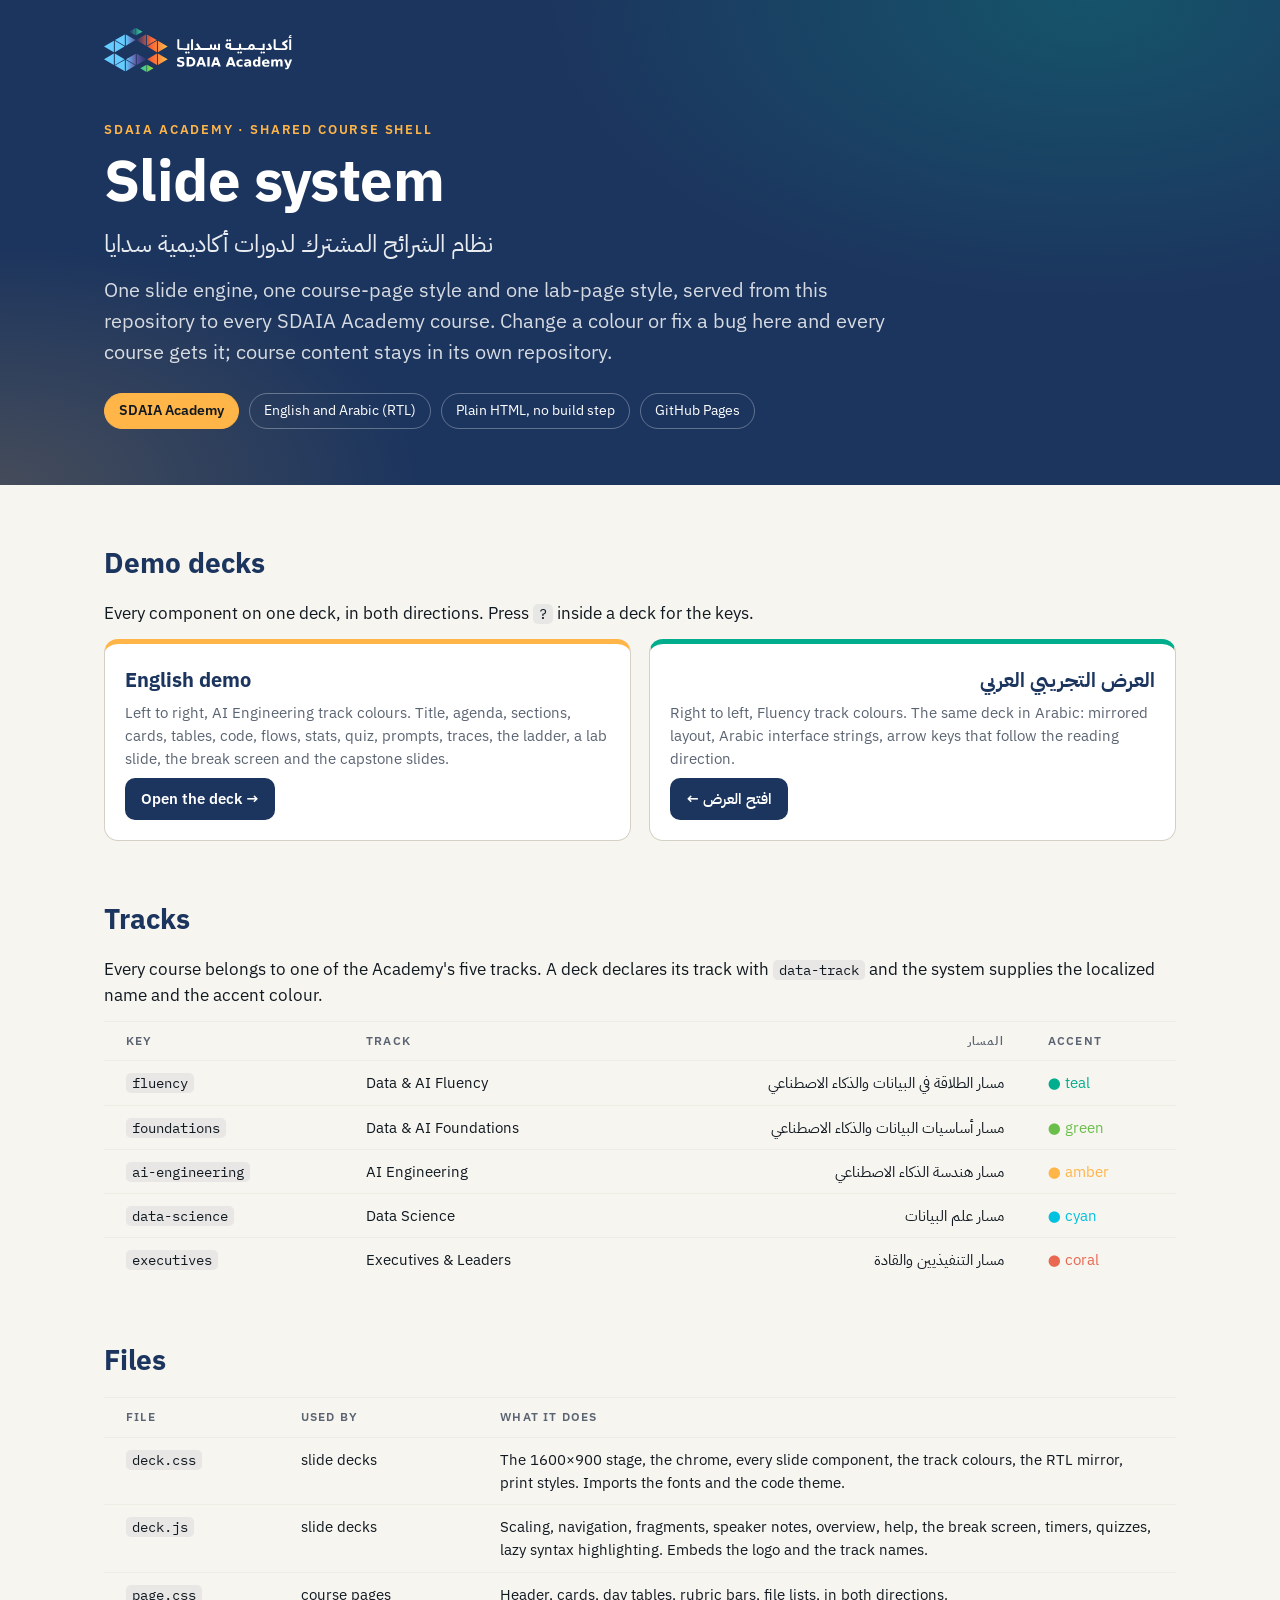
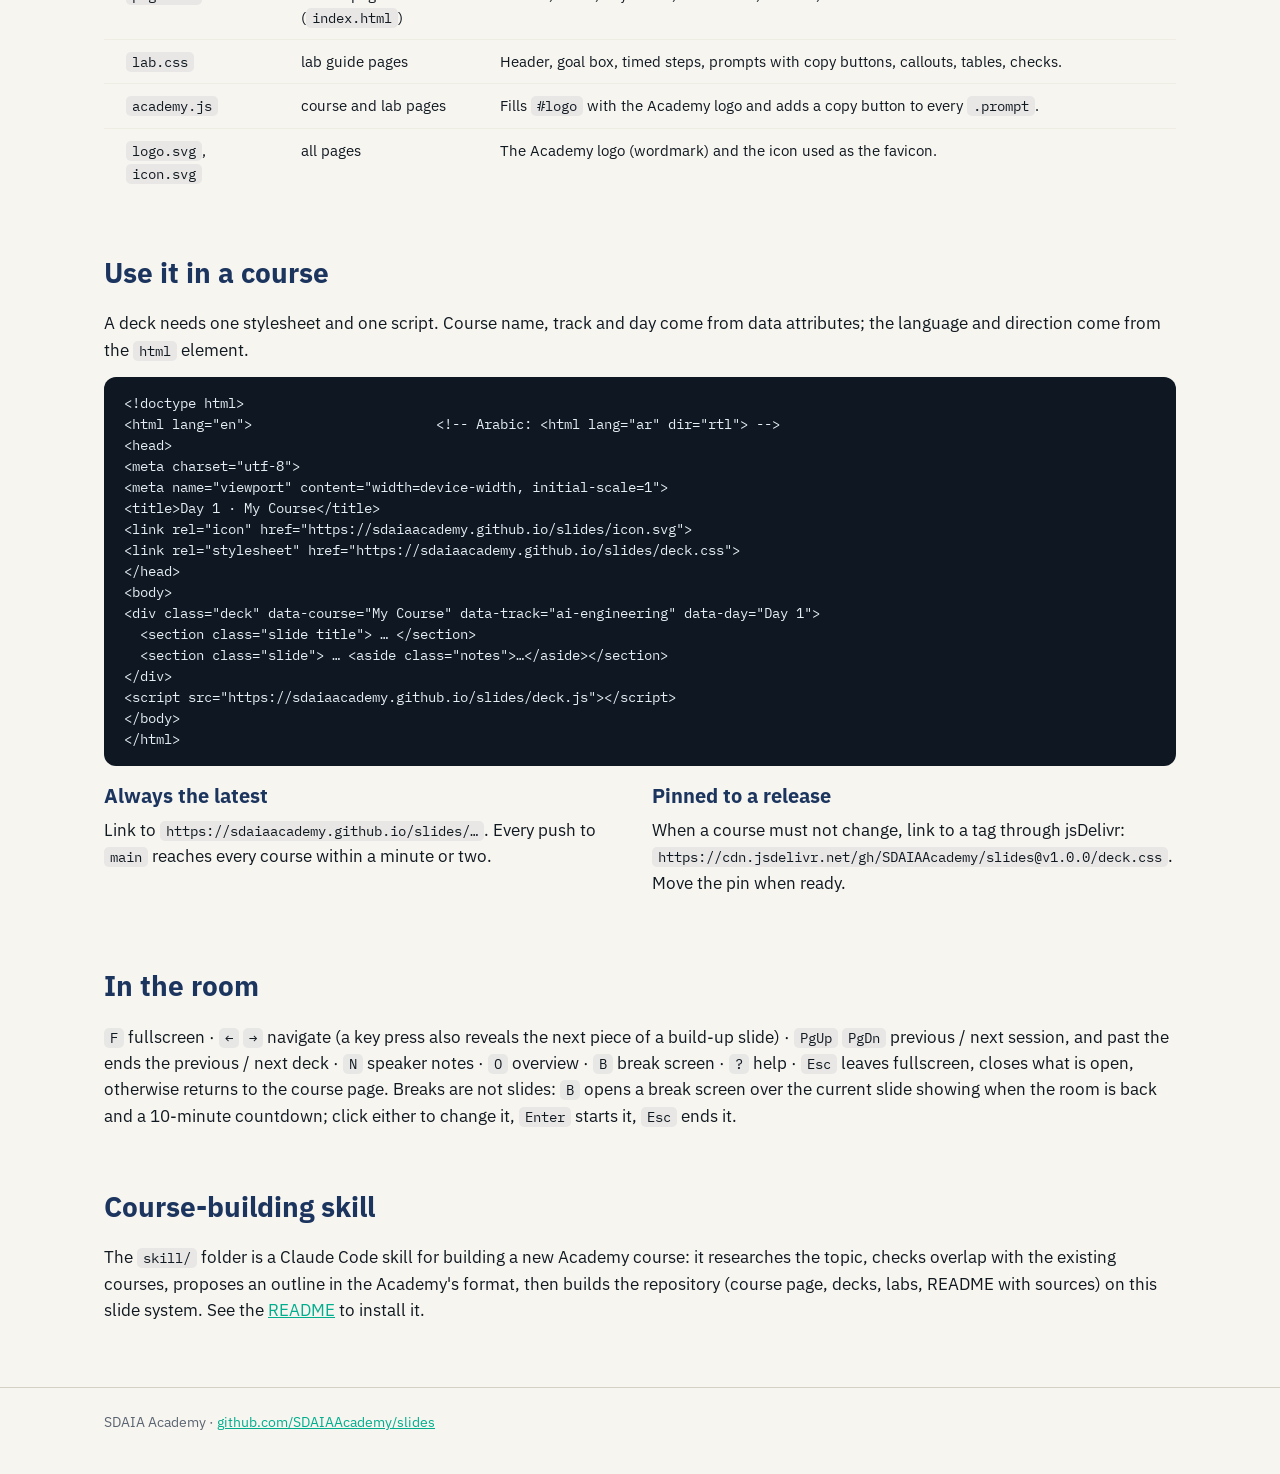
<file: index.html>
<!doctype html>
<html lang="en">
<head>
<meta charset="utf-8">
<meta name="viewport" content="width=device-width, initial-scale=1">
<title>SDAIA Academy slide system</title>
<link rel="icon" href="icon.svg">
<link rel="stylesheet" href="page.css">
</head>
<body>
<header>
  <div class="wrap">
    <div class="logo" id="logo"></div>
    <div class="kicker">SDAIA Academy · Shared course shell</div>
    <h1>Slide system</h1>
    <span class="sub" lang="ar" dir="rtl" style="text-align:left">نظام الشرائح المشترك لدورات أكاديمية سدايا</span>
    <p>One slide engine, one course-page style and one lab-page style, served from this repository to every SDAIA Academy course. Change a colour or fix a bug here and every course gets it; course content stays in its own repository.</p>
    <div class="meta">
      <span class="track">SDAIA Academy</span>
      <span>English and Arabic (RTL)</span>
      <span>Plain HTML, no build step</span>
      <span>GitHub Pages</span>
    </div>
  </div>
</header>

<main class="wrap">
  <h2>Demo decks</h2>
  <p>Every component on one deck, in both directions. Press <code>?</code> inside a deck for the keys.</p>
  <div class="grid">
    <div class="card c-amber"><h3>English demo</h3><p>Left to right, AI Engineering track colours. Title, agenda, sections, cards, tables, code, flows, stats, quiz, prompts, traces, the ladder, a lab slide, the break screen and the capstone slides.</p><p><a class="btn" href="demo/en.html">Open the deck →</a></p></div>
    <div class="card c-teal"><h3 lang="ar" dir="rtl">العرض التجريبي العربي</h3><p>Right to left, Fluency track colours. The same deck in Arabic: mirrored layout, Arabic interface strings, arrow keys that follow the reading direction.</p><p><a class="btn" href="demo/ar.html" lang="ar" dir="rtl">افتح العرض ←</a></p></div>
  </div>

  <h2>Tracks</h2>
  <p>Every course belongs to one of the Academy's five tracks. A deck declares its track with <code>data-track</code> and the system supplies the localized name and the accent colour.</p>
  <div class="scroll"><table>
    <tr><th>Key</th><th>Track</th><th lang="ar" dir="rtl">المسار</th><th>Accent</th></tr>
    <tr><td><code>fluency</code></td><td>Data &amp; AI Fluency</td><td lang="ar" dir="rtl">مسار الطلاقة في البيانات والذكاء الاصطناعي</td><td><span style="color:#00ae8d">● teal</span></td></tr>
    <tr><td><code>foundations</code></td><td>Data &amp; AI Foundations</td><td lang="ar" dir="rtl">مسار أساسيات البيانات والذكاء الاصطناعي</td><td><span style="color:#6abf4b">● green</span></td></tr>
    <tr><td><code>ai-engineering</code></td><td>AI Engineering</td><td lang="ar" dir="rtl">مسار هندسة الذكاء الاصطناعي</td><td><span style="color:#ffb548">● amber</span></td></tr>
    <tr><td><code>data-science</code></td><td>Data Science</td><td lang="ar" dir="rtl">مسار علم البيانات</td><td><span style="color:#00c1de">● cyan</span></td></tr>
    <tr><td><code>executives</code></td><td>Executives &amp; Leaders</td><td lang="ar" dir="rtl">مسار التنفيذيين والقادة</td><td><span style="color:#e96852">● coral</span></td></tr>
  </table></div>

  <h2>Files</h2>
  <div class="scroll"><table>
    <tr><th>File</th><th>Used by</th><th>What it does</th></tr>
    <tr><td><code>deck.css</code></td><td>slide decks</td><td>The 1600×900 stage, the chrome, every slide component, the track colours, the RTL mirror, print styles. Imports the fonts and the code theme.</td></tr>
    <tr><td><code>deck.js</code></td><td>slide decks</td><td>Scaling, navigation, fragments, speaker notes, overview, help, the break screen, timers, quizzes, lazy syntax highlighting. Embeds the logo and the track names.</td></tr>
    <tr><td><code>page.css</code></td><td>course pages (<code>index.html</code>)</td><td>Header, cards, day tables, rubric bars, file lists, in both directions.</td></tr>
    <tr><td><code>lab.css</code></td><td>lab guide pages</td><td>Header, goal box, timed steps, prompts with copy buttons, callouts, tables, checks.</td></tr>
    <tr><td><code>academy.js</code></td><td>course and lab pages</td><td>Fills <code>#logo</code> with the Academy logo and adds a copy button to every <code>.prompt</code>.</td></tr>
    <tr><td><code>logo.svg</code>, <code>icon.svg</code></td><td>all pages</td><td>The Academy logo (wordmark) and the icon used as the favicon.</td></tr>
  </table></div>

  <h2>Use it in a course</h2>
  <p>A deck needs one stylesheet and one script. Course name, track and day come from data attributes; the language and direction come from the <code>html</code> element.</p>
<pre class="code"><code>&lt;!doctype html&gt;
&lt;html lang="en"&gt;                       &lt;!-- Arabic: &lt;html lang="ar" dir="rtl"&gt; --&gt;
&lt;head&gt;
&lt;meta charset="utf-8"&gt;
&lt;meta name="viewport" content="width=device-width, initial-scale=1"&gt;
&lt;title&gt;Day 1 · My Course&lt;/title&gt;
&lt;link rel="icon" href="https://sdaiaacademy.github.io/slides/icon.svg"&gt;
&lt;link rel="stylesheet" href="https://sdaiaacademy.github.io/slides/deck.css"&gt;
&lt;/head&gt;
&lt;body&gt;
&lt;div class="deck" data-course="My Course" data-track="ai-engineering" data-day="Day 1"&gt;
  &lt;section class="slide title"&gt; … &lt;/section&gt;
  &lt;section class="slide"&gt; … &lt;aside class="notes"&gt;…&lt;/aside&gt;&lt;/section&gt;
&lt;/div&gt;
&lt;script src="https://sdaiaacademy.github.io/slides/deck.js"&gt;&lt;/script&gt;
&lt;/body&gt;
&lt;/html&gt;</code></pre>
  <div class="two">
    <div>
      <h3>Always the latest</h3>
      <p>Link to <code>https://sdaiaacademy.github.io/slides/…</code>. Every push to <code>main</code> reaches every course within a minute or two.</p>
    </div>
    <div>
      <h3>Pinned to a release</h3>
      <p>When a course must not change, link to a tag through jsDelivr: <code>https://cdn.jsdelivr.net/gh/SDAIAAcademy/slides@v1.0.0/deck.css</code>. Move the pin when ready.</p>
    </div>
  </div>

  <h2>In the room</h2>
  <p><code>F</code> fullscreen · <code>←</code> <code>→</code> navigate (a key press also reveals the next piece of a build-up slide) · <code>PgUp</code> <code>PgDn</code> previous / next session, and past the ends the previous / next deck · <code>N</code> speaker notes · <code>O</code> overview · <code>B</code> break screen · <code>?</code> help · <code>Esc</code> leaves fullscreen, closes what is open, otherwise returns to the course page. Breaks are not slides: <code>B</code> opens a break screen over the current slide showing when the room is back and a 10-minute countdown; click either to change it, <code>Enter</code> starts it, <code>Esc</code> ends it.</p>

  <h2>Course-building skill</h2>
  <p>The <code>skill/</code> folder is a Claude Code skill for building a new Academy course: it researches the topic, checks overlap with the existing courses, proposes an outline in the Academy's format, then builds the repository (course page, decks, labs, README with sources) on this slide system. See the <a href="https://github.com/SDAIAAcademy/slides#course-building-skill">README</a> to install it.</p>
</main>
<footer><div class="wrap">SDAIA Academy · <a href="https://github.com/SDAIAAcademy/slides">github.com/SDAIAAcademy/slides</a></div></footer>
<script src="academy.js"></script>
</body>
</html>
</file>
<file: page.css>
/* SDAIA Academy slide system · page.css: the course page (index.html) and other long pages.
   Source: https://github.com/SDAIAAcademy/slides · served from https://sdaiaacademy.github.io/slides/page.css
   Same tokens as deck.css. Arabic pages set <html lang="ar" dir="rtl">; the layout mirrors through logical properties. */

@import url("https://fonts.googleapis.com/css2?family=IBM+Plex+Mono:wght@400;600&family=IBM+Plex+Sans+Arabic:wght@400;600;700&family=IBM+Plex+Sans:wght@400;600;700&display=swap");

:root {
  --navy: #1c355e; --teal: #00ae8d; --coral: #e96852; --green: #6abf4b; --cyan: #00c1de; --amber: #ffb548; --purple: #625d9c;
  --ink: #101820; --paper: #f7f5f0; --paper-2: #efece4; --line: #d4d0c5; --muted: #5b6472; --code-bg: #0f1722;
  --font: "IBM Plex Sans", "IBM Plex Sans Arabic", system-ui, -apple-system, "Segoe UI", sans-serif;
  --font-ar: "IBM Plex Sans Arabic", "IBM Plex Sans", system-ui, sans-serif;
  --mono: "IBM Plex Mono", ui-monospace, "Cascadia Code", Consolas, monospace;
}
[dir="rtl"] { --font: "IBM Plex Sans Arabic", "IBM Plex Sans", system-ui, -apple-system, "Segoe UI", sans-serif; }


/* ---------- tracks: data-track="<key>" on <html> or <body> picks the accent ---------- */
:root, [data-track] { --track-color: var(--amber); }
[data-track="fluency"] { --track-color: var(--teal); }        /* Data & AI Fluency */
[data-track="foundations"] { --track-color: var(--green); }   /* Data & AI Foundations */
[data-track="ai-engineering"] { --track-color: var(--amber); } /* AI Engineering (includes data engineering) */
[data-track="data-science"] { --track-color: var(--cyan); }    /* Data Science */
[data-track="executives"] { --track-color: var(--coral); }     /* Executives & Leaders */

* { box-sizing: border-box; }
body { margin: 0; background: var(--paper); color: var(--ink); font: 17px/1.55 var(--font); }
[dir="rtl"] body { line-height: 1.7; }
a { color: var(--teal); }
b, strong { font-weight: 600; }
.wrap { max-width: 1120px; margin: 0 auto; padding: 0 24px; }
.ar { font-family: var(--font-ar); direction: rtl; unicode-bidi: isolate; }
.en, .ltr { direction: ltr; unicode-bidi: isolate; }
.en { font-family: "IBM Plex Sans", system-ui, sans-serif; }
.muted { color: var(--muted); }

/* ---------- header ---------- */
header {
  background: radial-gradient(900px 500px at 85% 0%, rgba(0,174,141,.25), transparent 60%),
              radial-gradient(700px 400px at 0% 100%, color-mix(in srgb, var(--track-color) 18%, transparent), transparent 60%), var(--navy);
  color: #fff; padding: 28px 0 56px;
}
[dir="rtl"] header {
  background: radial-gradient(900px 500px at 15% 0%, rgba(0,174,141,.25), transparent 60%),
              radial-gradient(700px 400px at 100% 100%, color-mix(in srgb, var(--track-color) 18%, transparent), transparent 60%), var(--navy);
}
header .top { display: flex; justify-content: space-between; align-items: center; gap: 12px; }
header nav { font-size: 15px; display: flex; gap: 14px; flex-wrap: wrap; }
header nav a { color: rgba(255,255,255,.82); text-decoration: none; }
header nav a:hover { color: #fff; text-decoration: underline; }
.logo { height: 44px; color: #fff; display: flex; direction: ltr; }
.logo svg { height: 100%; width: auto; }
.kicker { font-size: 13px; letter-spacing: .14em; text-transform: uppercase; font-weight: 600; color: var(--track-color); margin: 48px 0 10px; }
[dir="rtl"] .kicker { font-size: 15px; letter-spacing: 0; text-transform: none; }
header h1 { font-size: clamp(34px, 6vw, 58px); line-height: 1.05; margin: 0 0 14px; letter-spacing: -.01em; }
[dir="rtl"] header h1 { line-height: 1.2; letter-spacing: 0; }
header .sub { display: block; font-size: 24px; margin: 0 0 12px; color: rgba(255,255,255,.9); }
header p { color: rgba(255,255,255,.82); font-size: 20px; max-width: 800px; margin: 0; }
.meta { display: flex; flex-wrap: wrap; gap: 10px; margin-top: 26px; }
.meta span { font-size: 14px; padding: 6px 14px; border-radius: 999px; border: 1px solid rgba(255,255,255,.3); }
.meta span.track { background: var(--track-color); color: var(--ink); border-color: var(--track-color); font-weight: 600; }

/* ---------- content ---------- */
h2 { color: var(--navy); font-size: 28px; margin: 56px 0 16px; }
h3 { color: var(--navy); margin: 0 0 6px; font-size: 20px; }
p { margin: 0 0 12px; }
ul, ol { padding-inline-start: 20px; margin: 0 0 12px; }
li { margin-bottom: 6px; }
code { font-family: var(--mono); font-size: 13.5px; background: rgba(28,53,94,.07); padding: 1px 6px; border-radius: 5px; direction: ltr; unicode-bidi: isolate; }
pre.code { background: var(--code-bg); color: #e6edf3; border-radius: 12px; padding: 16px 20px; font: 14px/1.5 var(--mono); overflow: auto; direction: ltr; text-align: left; }
pre.code code { background: none; padding: 0; color: inherit; font-size: inherit; }

.grid { display: grid; gap: 18px; grid-template-columns: repeat(auto-fit, minmax(200px, 1fr)); }
.card { background: #fff; border: 1px solid var(--line); border-top: 5px solid var(--c, var(--navy)); border-radius: 14px; padding: 20px; }
.card p { margin: 0; color: var(--muted); font-size: 15px; }
.card p + p { margin-top: 8px; }
.c-teal { --c: var(--teal); } .c-coral { --c: var(--coral); } .c-green { --c: var(--green); } .c-cyan { --c: var(--cyan); }
.c-amber { --c: var(--amber); } .c-purple { --c: var(--purple); } .c-navy { --c: var(--navy); }

.day { background: #fff; border: 1px solid var(--line); border-radius: 16px; margin-bottom: 18px; overflow: hidden; }
.day-head { display: flex; flex-wrap: wrap; justify-content: space-between; align-items: center; gap: 12px; padding: 18px 22px; border-inline-start: 8px solid var(--c, var(--navy)); }
.day-head .t { font-size: 13px; letter-spacing: .12em; text-transform: uppercase; color: var(--c, var(--navy)); font-weight: 700; }
[dir="rtl"] .day-head .t { font-size: 14px; letter-spacing: 0; text-transform: none; }
.day-head h3 { font-size: 22px; margin: 2px 0 0; }
.btn { display: inline-block; text-decoration: none; background: var(--navy); color: #fff; padding: 9px 16px; border-radius: 10px; font-weight: 600; font-size: 15px; }
.btn:hover { background: #142846; }

table { width: 100%; border-collapse: collapse; font-size: 15px; }
td, th { padding: 10px 22px; border-top: 1px solid var(--paper-2); text-align: start; vertical-align: top; }
th { font-size: 12px; letter-spacing: .1em; text-transform: uppercase; color: var(--muted); font-weight: 600; }
[dir="rtl"] th { font-size: 13px; letter-spacing: 0; text-transform: none; }
.scroll { overflow-x: auto; }

.two { display: grid; gap: 24px; grid-template-columns: repeat(auto-fit, minmax(300px, 1fr)); }
.bar { display: grid; grid-template-columns: 1fr 52px; gap: 10px; align-items: center; margin-bottom: 8px; font-size: 15px; }
.bar i { display: block; height: 10px; border-radius: 5px; background: var(--c, var(--teal)); width: var(--w); margin-top: 4px; }

.files { display: grid; gap: 10px; grid-template-columns: repeat(auto-fit, minmax(260px, 1fr)); }
.files a { display: block; background: #fff; border: 1px solid var(--line); border-radius: 12px; padding: 12px 16px; text-decoration: none; color: var(--ink); }
.files a:hover { border-color: var(--teal); }
.files a b { display: block; font-family: var(--mono); font-size: 14px; color: var(--navy); direction: ltr; text-align: start; }
.files a span { font-size: 14px; color: var(--muted); }
.note { background: #fff; border: 1px solid var(--line); border-inline-start: 6px solid var(--c, var(--track-color)); border-radius: 12px; padding: 14px 18px; font-size: 15px; }
.note.warn { --c: var(--coral); } .note.tip { --c: var(--teal); } .note.info { --c: var(--purple); }

footer { margin: 64px 0 0; padding: 24px 0 40px; border-top: 1px solid var(--line); color: var(--muted); font-size: 14px; }

@media (max-width: 640px) { td, th { padding: 9px 12px; } .day-head { padding: 16px; } }
@media print {
  header { background: var(--navy) !important; -webkit-print-color-adjust: exact; print-color-adjust: exact; }
  .day, .card, .files a { break-inside: avoid; }
}
</file>
